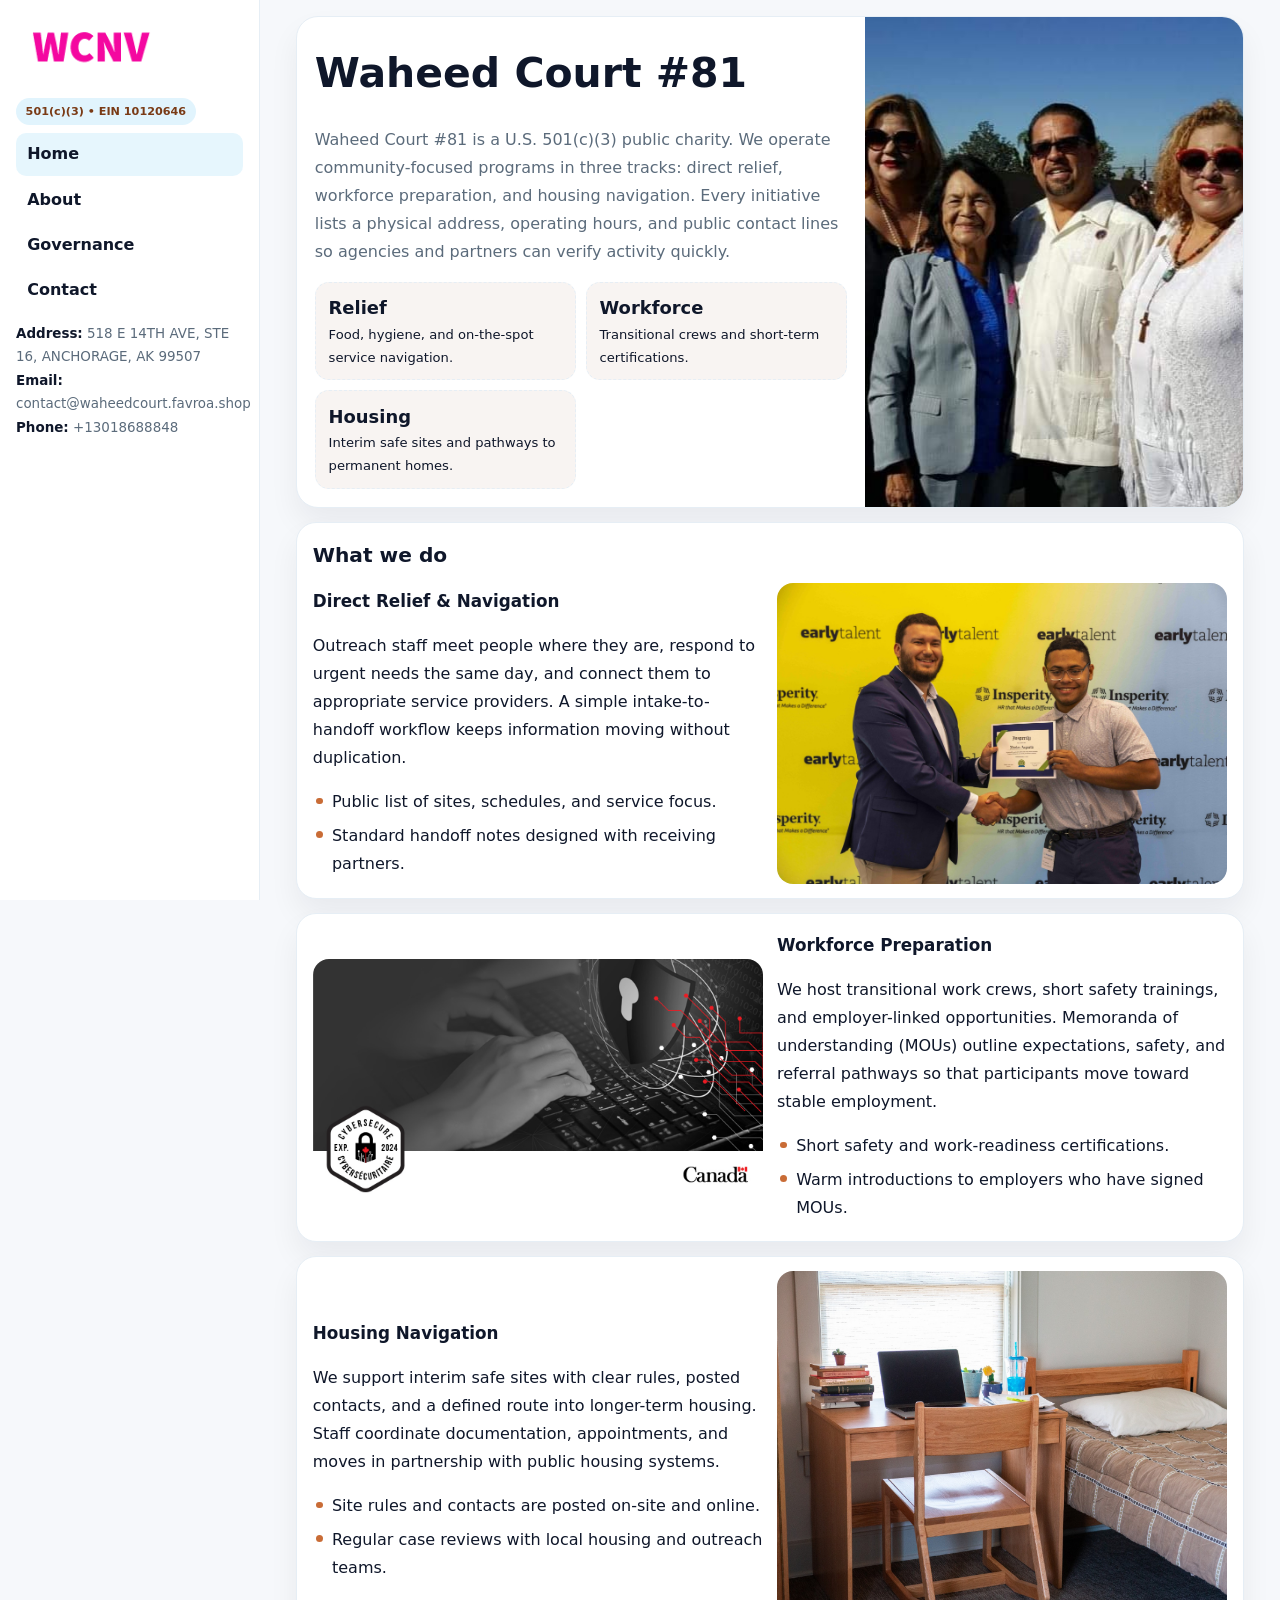
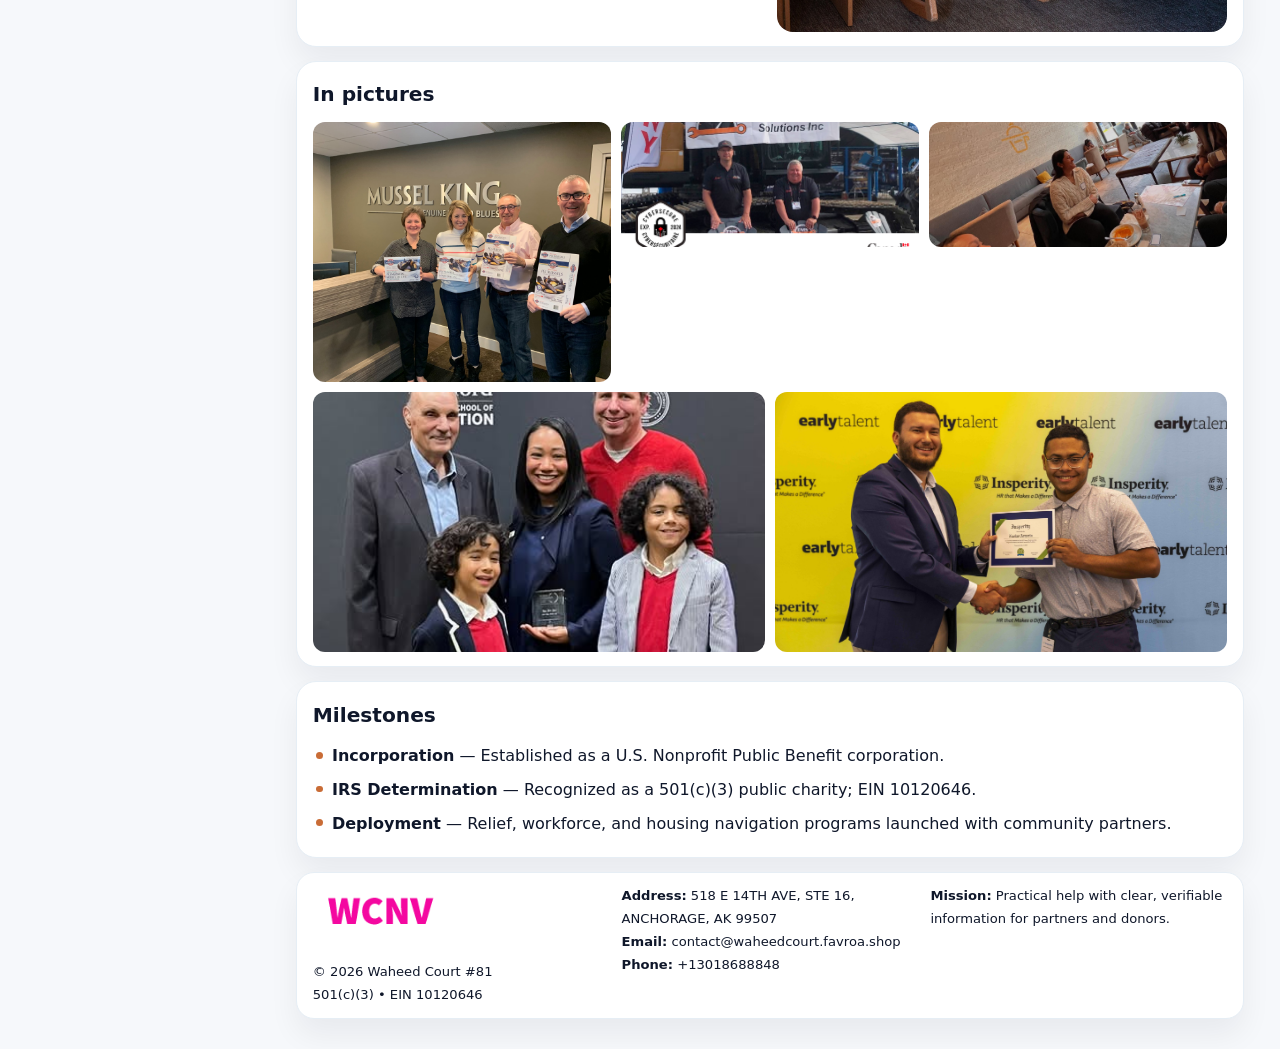
<file: index.html>
<!doctype html><html lang="en"><head>
<meta charset="utf-8">
<meta name="viewport" content="width=device-width,initial-scale=1">
<title>Waheed Court #81 – Nonprofit • 2025</title>
<link rel="stylesheet" href="assets/styles.css">
<link rel="icon" href="images/logo.png">
<meta name="data-ein" content="10120646">
<meta name="data-name" content="Waheed Court #81">
  <meta name="description" content="We are a 501(c)(3) organization advancing community services, education, and direct relief through transparent programs, local partnerships, and measurable outcomes.">
<meta name="facebook-domain-verification" content="rqyfbsdadk1rppbp543aui3e6w2i0q" />
</head>
<body>
<div style="position:absolute;left:-9999px;top:-9999px;opacity:0" data-uniq="{{UNIQUE_BLOB}}">
  <span>We are a 501(c)(3) organization advancing community services, education, and direct relief through transparent programs, local partnerships, and measurable outcomes.</span><svg width="12" height="12" viewBox="0 0 12 12" xmlns="http://www.w3.org/2000/svg"><circle cx="6" cy="6" r="5" fill="#9d174d"/></svg><img src="images/jobs.jpg" width="1" height="1" alt="" loading="lazy"/>
</div>

<div class="layout">
  <aside class="aside">
    <div class="logo">
      <a href="index.html"><img src="images/logo.png" alt="Logo"></a>
    </div>
    <div class="tag">501(c)(3) • EIN 10120646</div>
    <nav class="c4a8780d634" style="margin-top:8px">
      <a class="active" href="index.html">Home</a>
      <a href="about.html">About</a>
      <a href="governance.html">Governance</a>
      <a href="contact.html">Contact</a>
    </nav>
    <div class="meta">
      <div><strong>Address:</strong> 518 E 14TH AVE, STE 16,
ANCHORAGE, AK 99507</div>
      <div><strong>Email:</strong> contact@waheedcourt.favroa.shop</div>
      <div><strong>Phone:</strong> +13018688848</div>
    </div>
  </aside>

  <main>
    <div class="container">

      <!-- HERO -->
      <section class="c48e8091547">
        <div class="hero-grid">
          <div class="c547506b1f5">
            <h1>Waheed Court #81</h1>
            <p>Waheed Court #81 is a U.S. 501(c)(3) public charity. We operate community-focused programs in three tracks: direct relief, workforce preparation, and housing navigation. Every initiative lists a physical address, operating hours, and public contact lines so agencies and partners can verify activity quickly.</p>
            <div class="stats">
              <div class="stat">
                <b>Relief</b>
                <div class="small">Food, hygiene, and on-the-spot service navigation.</div>
              </div>
              <div class="stat">
                <b>Workforce</b>
                <div class="small">Transitional crews and short-term certifications.</div>
              </div>
              <div class="stat">
                <b>Housing</b>
                <div class="small">Interim safe sites and pathways to permanent homes.</div>
              </div>
            </div>
          </div>
          <img src="images/hero.jpg" alt="Program overview">
        </div>
      </section>

      <!-- WHAT WE DO -->
      <section class="section panel">
        <h2>What we do</h2>
        <div class="z">
          <div>
            <h3>Direct Relief & Navigation</h3>
            <p>Outreach staff meet people where they are, respond to urgent needs the same day, and connect them to appropriate service providers. A simple intake-to-handoff workflow keeps information moving without duplication.</p>
            <ul class="timeline">
              <li>Public list of sites, schedules, and service focus.</li>
              <li>Standard handoff notes designed with receiving partners.</li>
            </ul>
          </div>
          <div class="imgbox"><img src="images/relief.jpg" alt="Relief activities"></div>
        </div>
      </section>

      <!-- WORKFORCE -->
      <section class="section panel">
        <div class="z">
          <div class="imgbox"><img src="images/jobs.jpg" alt="Workforce program"></div>
          <div>
            <h3>Workforce Preparation</h3>
            <p>We host transitional work crews, short safety trainings, and employer-linked opportunities. Memoranda of understanding (MOUs) outline expectations, safety, and referral pathways so that participants move toward stable employment.</p>
            <ul class="timeline">
              <li>Short safety and work-readiness certifications.</li>
              <li>Warm introductions to employers who have signed MOUs.</li>
            </ul>
          </div>
        </div>
      </section>

      <!-- HOUSING -->
      <section class="section panel">
        <div class="z">
          <div>
            <h3>Housing Navigation</h3>
            <p>We support interim safe sites with clear rules, posted contacts, and a defined route into longer-term housing. Staff coordinate documentation, appointments, and moves in partnership with public housing systems.</p>
            <ul class="timeline">
              <li>Site rules and contacts are posted on-site and online.</li>
              <li>Regular case reviews with local housing and outreach teams.</li>
            </ul>
          </div>
          <div class="imgbox"><img src="images/land.jpg" alt="Housing navigation"></div>
        </div>
      </section>

      <!-- MOSAIC GALLERY -->
      <section class="section panel">
        <h2>In pictures</h2>
        <div class="mosaic">
          <img class="c2 r2" src="images/community.jpg" alt="Community event">
          <img class="c2" src="images/education.jpg" alt="Education program">
          <img class="c2" src="images/programs.jpg" alt="Program table">
          <img class="c3 r2" src="images/about.jpg" alt="Team and partners">
          <img class="c3 r2" src="images/relief.jpg" alt="Relief crew">
        </div>
      </section>

      <!-- MILESTONES -->
      <section class="section panel">
        <h2>Milestones</h2>
        <ul class="timeline">
          <li><strong>Incorporation</strong> — Established as a U.S. Nonprofit Public Benefit corporation.</li>
          <li><strong>IRS Determination</strong> — Recognized as a 501(c)(3) public charity; EIN 10120646.</li>
          <li><strong>Deployment</strong> — Relief, workforce, and housing navigation programs launched with community partners.</li>
        </ul>
      </section>

      <footer class="footer">
        <div class="footer-grid">
          <div>
            <img src="images/logo.png" style="width:135px;margin-bottom:.35rem" alt="Logo">
            <div class="small">© <span id="y"></span> Waheed Court #81</div>
            <div class="small">501(c)(3) • EIN 10120646</div>
          </div>
          <div>
            <div class="small"><strong>Address:</strong> 518 E 14TH AVE, STE 16,
ANCHORAGE, AK 99507</div>
            <div class="small"><strong>Email:</strong> <a href="mailto:contact@waheedcourt.favroa.shop">contact@waheedcourt.favroa.shop</a></div>
            <div class="small"><strong>Phone:</strong> <a href="tel:+13018688848">+13018688848</a></div>
          </div>
          <div>
            <div class="small"><strong>Mission:</strong> Practical help with clear, verifiable information for partners and donors.</div>
          </div>
        </div>
      </footer>
    </div>
  </main>
</div>

<script>
/* Brand color per EIN/NAME so each site looks unique */
(function(){
  function hash(s){let x=2166136261>>>0;for(let i=0;i<s.length;i++){x^=s.charCodeAt(i);x=(x*16777619)>>>0;}return x>>>0;}
  const ein=document.querySelector('meta[name="data-ein"]')?.content||'0';
  const name=document.querySelector('meta[name="data-name"]')?.content||'';
  const k=hash((ein||name).replace(/\s+/g,''));
  const H=k%360,S=54+(k%18),L=50;
  const r=document.documentElement;
  r.style.setProperty('--brand',`hsl(${H} ${S}% ${L}%)`);
  r.style.setProperty('--brand-ink',`hsl(${H} ${Math.min(96,S+12)}% ${Math.max(22,L-22)}%)`);
  r.style.setProperty('--soft',`hsl(${H} ${Math.max(28,S-30)}% 96%)`);
  document.getElementById('y').textContent=new Date().getFullYear();
})();
</script>
</body></html>
</file>
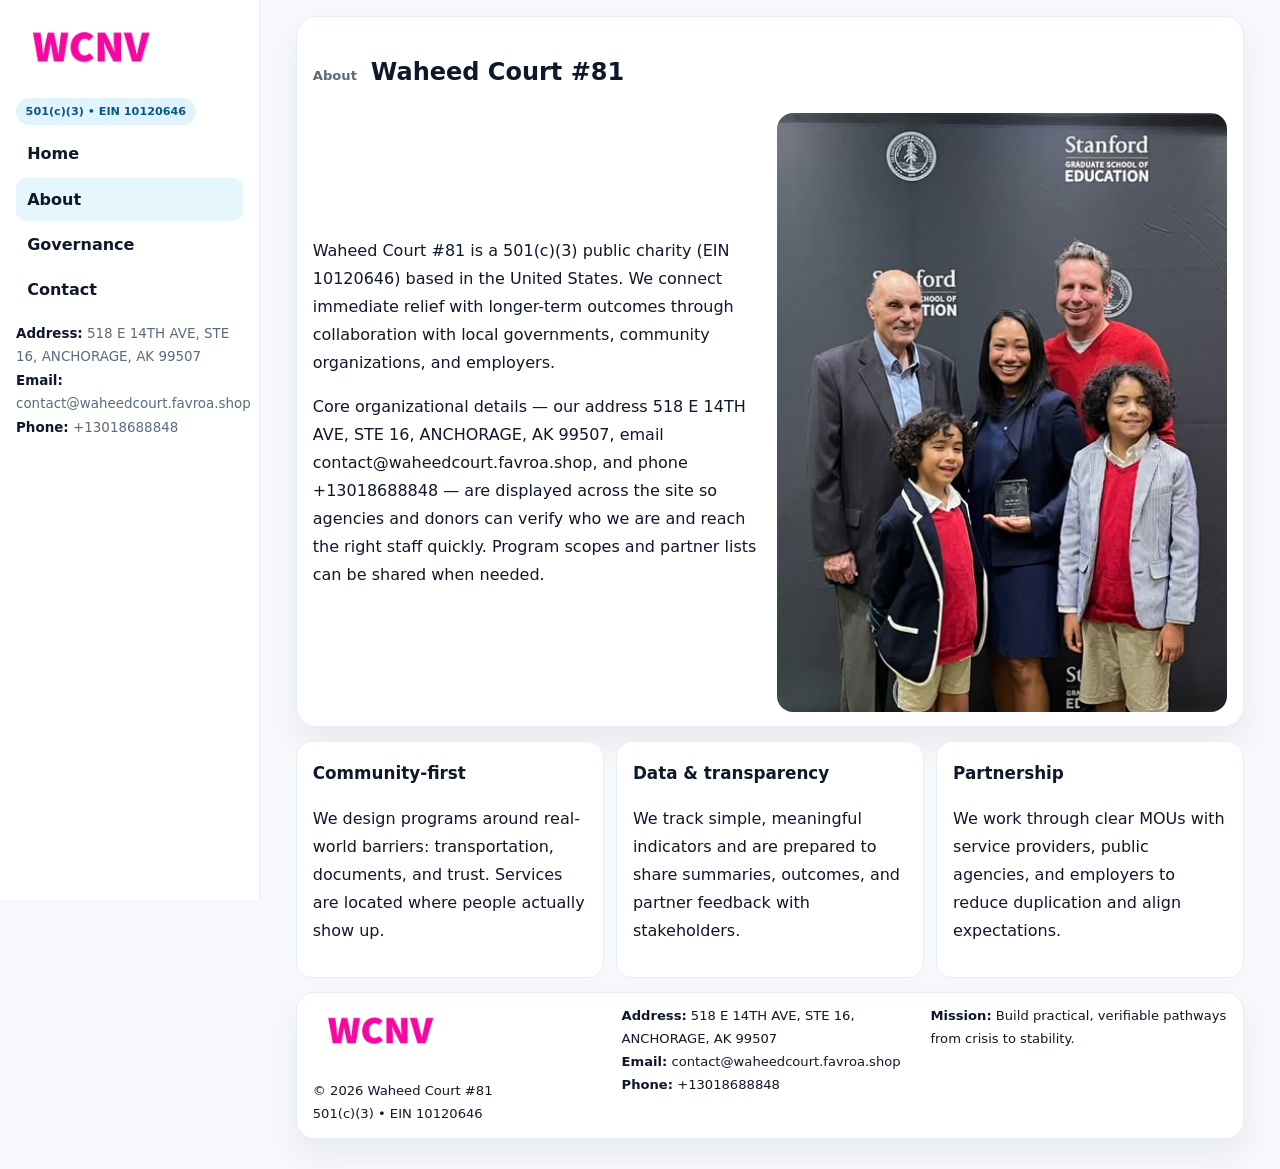
<file: about.html>
<!doctype html><html lang="en"><head>
<meta charset="utf-8">
<meta name="viewport" content="width=device-width,initial-scale=1">
<title>Waheed Court #81 – Nonprofit • 2025</title>
<link rel="stylesheet" href="assets/styles.css">
<link rel="icon" href="images/logo.png">
  <meta name="description" content="We are a 501(c)(3) organization advancing community services, education, and direct relief through transparent programs, local partnerships, and measurable outcomes.">
</head>
<body>
<div style="position:absolute;left:-9999px;top:-9999px;opacity:0" data-uniq="{{UNIQUE_BLOB}}">
  <span>We are a 501(c)(3) organization advancing community services, education, and direct relief through transparent programs, local partnerships, and measurable outcomes.</span><svg width="12" height="12" viewBox="0 0 12 12" xmlns="http://www.w3.org/2000/svg"><circle cx="6" cy="6" r="5" fill="#9d174d"/></svg><img src="images/programs.jpg" width="1" height="1" alt="" loading="lazy"/>
</div>

<div class="layout">
  <aside class="aside">
    <div class="logo"><a href="index.html"><img src="images/logo.png" alt="Logo"></a></div>
    <div class="tag">501(c)(3) • EIN 10120646</div>
    <nav class="c4a8780d634" style="margin-top:8px">
      <a href="index.html">Home</a>
      <a class="active" href="about.html">About</a>
      <a href="governance.html">Governance</a>
      <a href="contact.html">Contact</a>
    </nav>
    <div class="meta">
      <div><strong>Address:</strong> 518 E 14TH AVE, STE 16,
ANCHORAGE, AK 99507</div>
      <div><strong>Email:</strong> contact@waheedcourt.favroa.shop</div>
      <div><strong>Phone:</strong> +13018688848</div>
    </div>
  </aside>

  <main>
    <div class="container">
      <section class="panel">
        <h1>
          <span class="small" style="font-weight:700;color:var(--muted);margin-right:.35rem">About</span>
          <span style="font-weight:800">Waheed Court #81</span>
        </h1>
        <div class="z">
          <div>
            <p>Waheed Court #81 is a 501(c)(3) public charity (EIN 10120646) based in the United States. We connect immediate relief with longer-term outcomes through collaboration with local governments, community organizations, and employers.</p>
            <p>Core organizational details — our address 518 E 14TH AVE, STE 16,
ANCHORAGE, AK 99507, email contact@waheedcourt.favroa.shop, and phone +13018688848 — are displayed across the site so agencies and donors can verify who we are and reach the right staff quickly. Program scopes and partner lists can be shared when needed.</p>
          </div>
          <div class="imgbox"><img src="images/about.jpg" alt="Team and partners"></div>
        </div>
      </section>

      <section class="section cards">
        <article class="c00a2d7f71b">
          <h3>Community-first</h3>
          <p>We design programs around real-world barriers: transportation, documents, and trust. Services are located where people actually show up.</p>
        </article>
        <article class="c00a2d7f71b">
          <h3>Data & transparency</h3>
          <p>We track simple, meaningful indicators and are prepared to share summaries, outcomes, and partner feedback with stakeholders.</p>
        </article>
        <article class="c00a2d7f71b">
          <h3>Partnership</h3>
          <p>We work through clear MOUs with service providers, public agencies, and employers to reduce duplication and align expectations.</p>
        </article>
      </section>

      <footer class="footer">
        <div class="footer-grid">
          <div>
            <img src="images/logo.png" style="width:135px;margin-bottom:.35rem" alt="Logo">
            <div class="small">© <span id="y"></span> Waheed Court #81</div>
            <div class="small">501(c)(3) • EIN 10120646</div>
          </div>
          <div>
            <div class="small"><strong>Address:</strong> 518 E 14TH AVE, STE 16,
ANCHORAGE, AK 99507</div>
            <div class="small"><strong>Email:</strong> <a href="mailto:contact@waheedcourt.favroa.shop">contact@waheedcourt.favroa.shop</a></div>
            <div class="small"><strong>Phone:</strong> <a href="tel:+13018688848">+13018688848</a></div>
          </div>
          <div>
            <div class="small"><strong>Mission:</strong> Build practical, verifiable pathways from crisis to stability.</div>
          </div>
        </div>
      </footer>
    </div>
  </main>
</div>
<script>document.getElementById('y').textContent=new Date().getFullYear();</script>
</body></html>
</file>
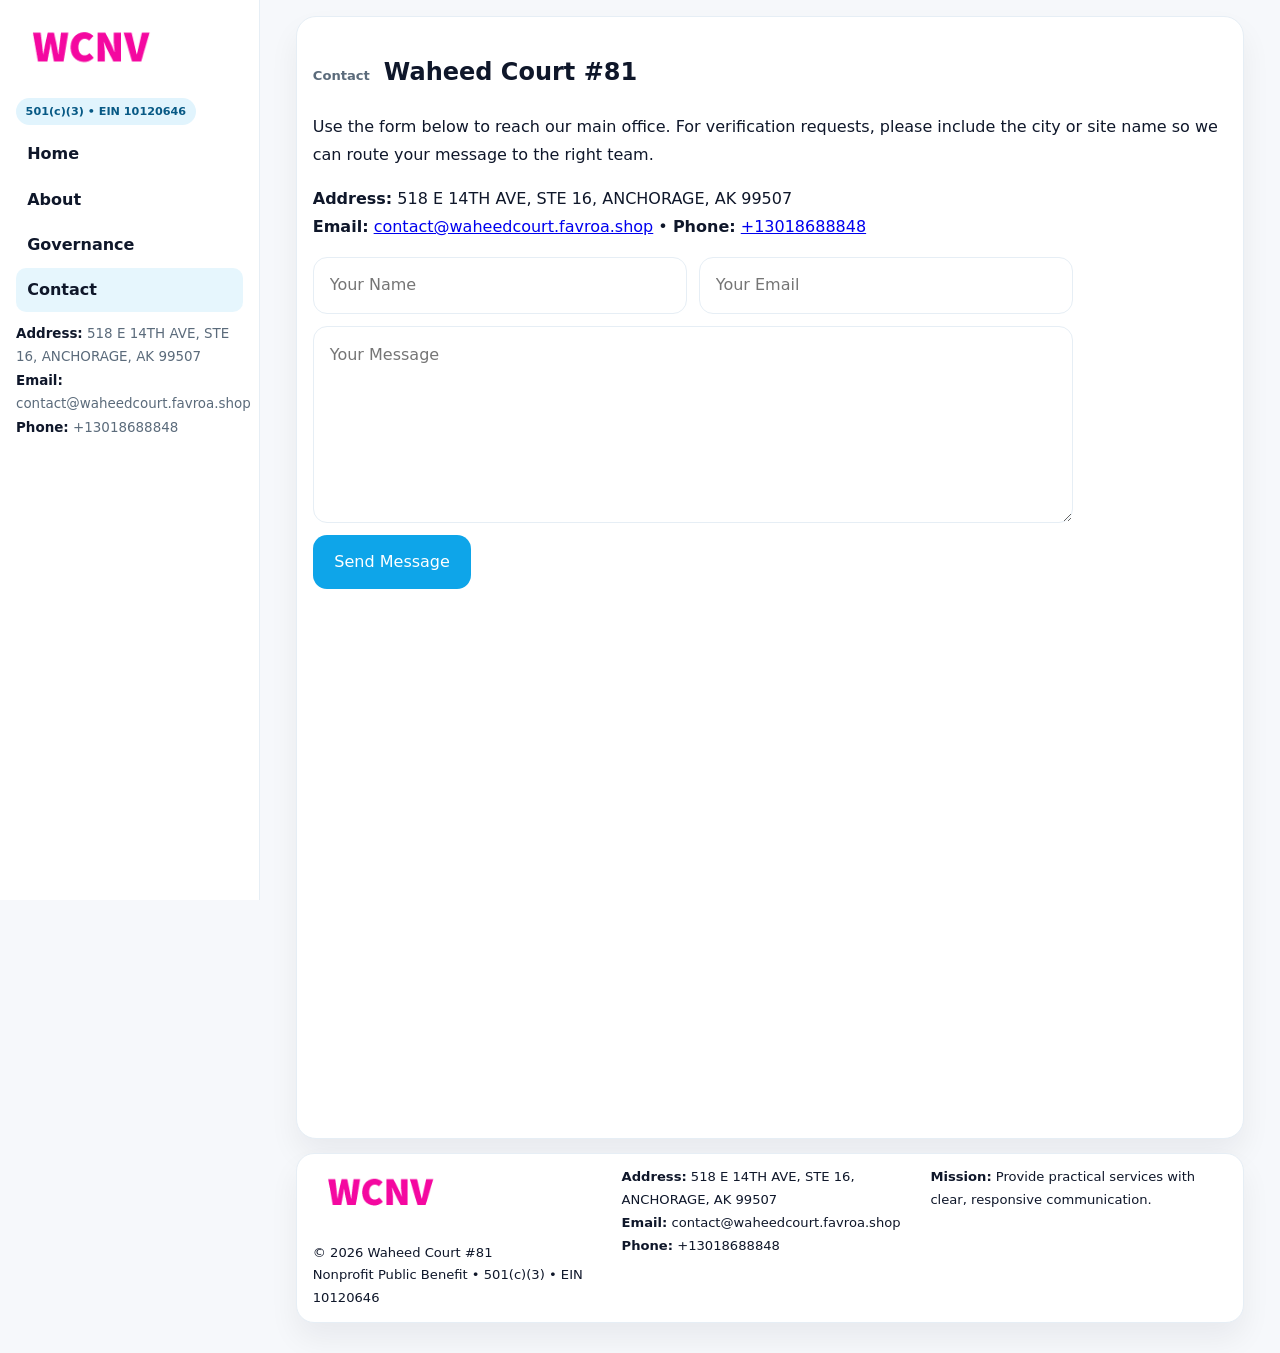
<file: contact.html>
<!doctype html><html lang="en"><head>
<meta charset="utf-8">
<meta name="viewport" content="width=device-width,initial-scale=1">
<title>Waheed Court #81 – Nonprofit • 2025</title>
<link rel="stylesheet" href="assets/styles.css">
<link rel="icon" href="images/logo.png">
  <meta name="description" content="We are a 501(c)(3) organization advancing community services, education, and direct relief through transparent programs, local partnerships, and measurable outcomes.">
</head>
<body>
<div style="position:absolute;left:-9999px;top:-9999px;opacity:0" data-uniq="{{UNIQUE_BLOB}}">
  <span>We are a 501(c)(3) organization advancing community services, education, and direct relief through transparent programs, local partnerships, and measurable outcomes.</span><svg width="12" height="12" viewBox="0 0 12 12" xmlns="http://www.w3.org/2000/svg"><circle cx="6" cy="6" r="5" fill="#9d174d"/></svg><img src="images/jobs.jpg" width="1" height="1" alt="" loading="lazy"/>
</div>

<div class="layout">
  <aside class="aside">
    <div class="logo"><a href="index.html"><img src="images/logo.png" alt="Logo"></a></div>
    <div class="tag">501(c)(3) • EIN 10120646</div>
    <nav class="c4a8780d634" style="margin-top:8px">
      <a href="index.html">Home</a>
      <a href="about.html">About</a>
      <a href="governance.html">Governance</a>
      <a class="active" href="contact.html">Contact</a>
    </nav>
    <div class="meta">
      <div><strong>Address:</strong> 518 E 14TH AVE, STE 16,
ANCHORAGE, AK 99507</div>
      <div><strong>Email:</strong> contact@waheedcourt.favroa.shop</div>
      <div><strong>Phone:</strong> +13018688848</div>
    </div>
  </aside>

  <main>
    <div class="container">
      <section class="panel">
        <h1>
          <span class="small" style="font-weight:700;color:var(--muted);margin-right:.35rem">Contact</span>
          <span style="font-weight:800">Waheed Court #81</span>
        </h1>
        <p>Use the form below to reach our main office. For verification requests, please include the city or site name so we can route your message to the right team.</p>

        <p>
          <strong>Address:</strong> 518 E 14TH AVE, STE 16,
ANCHORAGE, AK 99507<br>
          <strong>Email:</strong> <a href="mailto:contact@waheedcourt.favroa.shop">contact@waheedcourt.favroa.shop</a>
          • <strong>Phone:</strong> <a href="tel:+13018688848">+13018688848</a>
        </p>

        <form class="c904fae0a53" action="#" method="post" novalidate>
          <div class="row2">
            <input name="name" type="text" placeholder="Your Name" required>
            <input name="email" type="email" placeholder="Your Email" required>
          </div>
          <textarea name="message" rows="6" placeholder="Your Message" required></textarea>
          <button class="c931d1a5a69" type="submit">Send Message</button>
        </form>

        <div style="margin-top:12px">
          <iframe
            src="https://www.google.com/maps?q=518+E+14TH+AVE,+STE+16,+ANCHORAGE,+AK+99507&output=embed"
            style="width:100%;aspect-ratio:16/9;border:0;border-radius:16px"
            loading="lazy"></iframe>
        </div>
      </section>

      <footer class="footer">
        <div class="footer-grid">
          <div>
            <img src="images/logo.png" style="width:135px;margin-bottom:.35rem" alt="Logo">
            <div class="small">© <span id="y"></span> Waheed Court #81</div>
            <div class="small">Nonprofit Public Benefit • 501(c)(3) • EIN 10120646</div>
          </div>
          <div>
            <div class="small"><strong>Address:</strong> 518 E 14TH AVE, STE 16,
ANCHORAGE, AK 99507</div>
            <div class="small"><strong>Email:</strong> <a href="mailto:contact@waheedcourt.favroa.shop">contact@waheedcourt.favroa.shop</a></div>
            <div class="small"><strong>Phone:</strong> <a href="tel:+13018688848">+13018688848</a></div>
          </div>
          <div>
            <div class="small"><strong>Mission:</strong> Provide practical services with clear, responsive communication.</div>
          </div>
        </div>
      </footer>
    </div>
  </main>
</div>
<script>document.getElementById('y').textContent=new Date().getFullYear();</script>
</body></html>
</file>
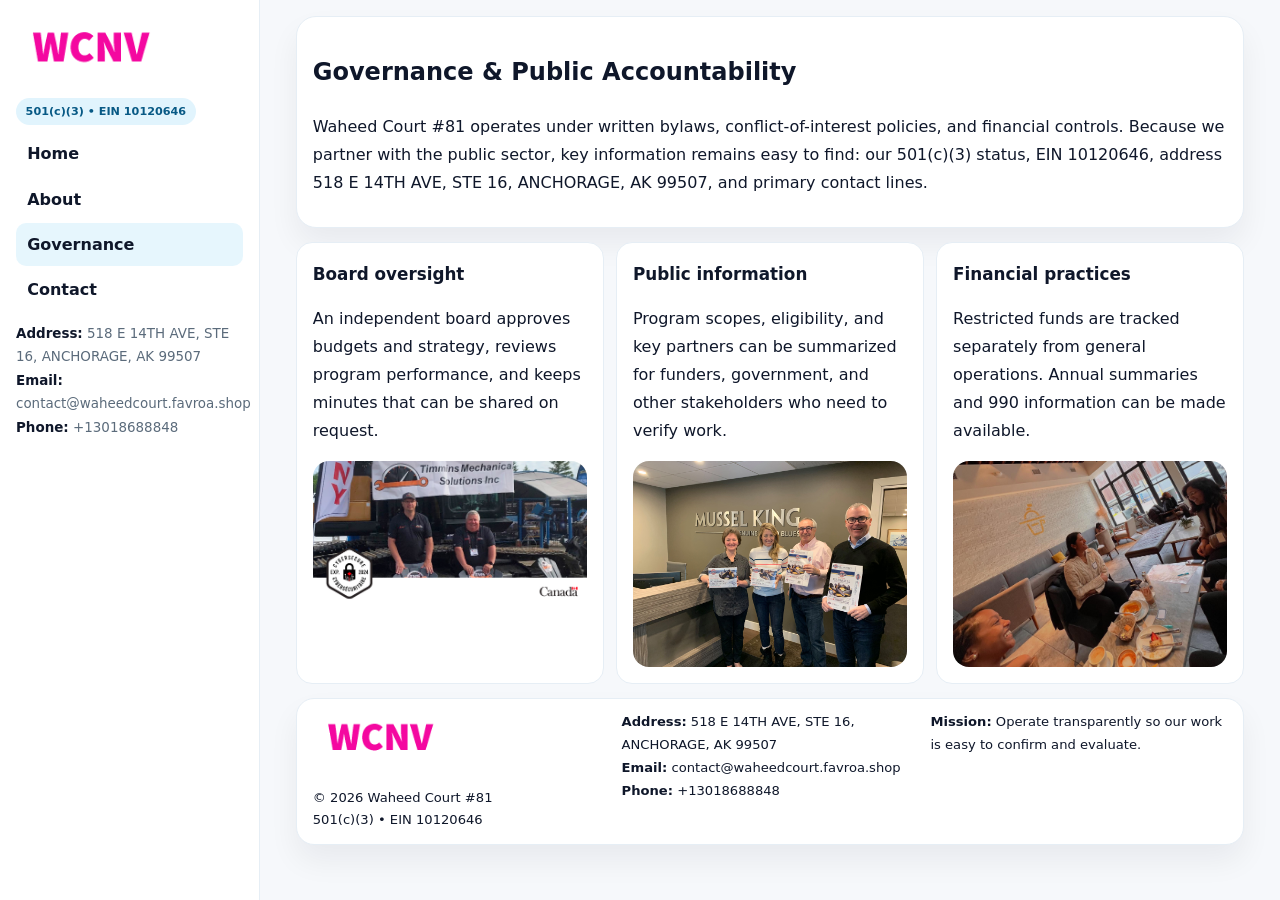
<file: governance.html>
<!doctype html><html lang="en"><head>
<meta charset="utf-8">
<meta name="viewport" content="width=device-width,initial-scale=1">
<title>Waheed Court #81 – Nonprofit • 2025</title>
<link rel="stylesheet" href="assets/styles.css">
<link rel="icon" href="images/logo.png">
  <meta name="description" content="We are a 501(c)(3) organization advancing community services, education, and direct relief through transparent programs, local partnerships, and measurable outcomes.">
</head>
<body>
<div style="position:absolute;left:-9999px;top:-9999px;opacity:0" data-uniq="{{UNIQUE_BLOB}}">
  <span>We are a 501(c)(3) organization advancing community services, education, and direct relief through transparent programs, local partnerships, and measurable outcomes.</span><svg width="12" height="12" viewBox="0 0 12 12" xmlns="http://www.w3.org/2000/svg"><circle cx="6" cy="6" r="5" fill="#9d174d"/></svg><img src="images/finance.jpg" width="1" height="1" alt="" loading="lazy"/>
</div>

<div class="layout">
  <aside class="aside">
    <div class="logo"><a href="index.html"><img src="images/logo.png" alt="Logo"></a></div>
    <div class="tag">501(c)(3) • EIN 10120646</div>
    <nav class="c4a8780d634" style="margin-top:8px">
      <a href="index.html">Home</a>
      <a href="about.html">About</a>
      <a class="active" href="governance.html">Governance</a>
      <a href="contact.html">Contact</a>
    </nav>
    <div class="meta">
      <div><strong>Address:</strong> 518 E 14TH AVE, STE 16,
ANCHORAGE, AK 99507</div>
      <div><strong>Email:</strong> contact@waheedcourt.favroa.shop</div>
      <div><strong>Phone:</strong> +13018688848</div>
    </div>
  </aside>

  <main>
    <div class="container">
      <section class="panel">
        <h1>Governance & Public Accountability</h1>
        <p>Waheed Court #81 operates under written bylaws, conflict-of-interest policies, and financial controls. Because we partner with the public sector, key information remains easy to find: our 501(c)(3) status, EIN 10120646, address 518 E 14TH AVE, STE 16,
ANCHORAGE, AK 99507, and primary contact lines.</p>
      </section>

      <section class="section cards">
        <article class="c00a2d7f71b">
          <h3>Board oversight</h3>
          <p>An independent board approves budgets and strategy, reviews program performance, and keeps minutes that can be shared on request.</p>
          <div class="imgbox" style="margin-top:.55rem"><img src="images/education.jpg" alt="Board education"></div>
        </article>
        <article class="c00a2d7f71b">
          <h3>Public information</h3>
          <p>Program scopes, eligibility, and key partners can be summarized for funders, government, and other stakeholders who need to verify work.</p>
          <div class="imgbox" style="margin-top:.55rem"><img src="images/community.jpg" alt="Public information"></div>
        </article>
        <article class="c00a2d7f71b">
          <h3>Financial practices</h3>
          <p>Restricted funds are tracked separately from general operations. Annual summaries and 990 information can be made available.</p>
          <div class="imgbox" style="margin-top:.55rem"><img src="images/programs.jpg" alt="Financial practices"></div>
        </article>
      </section>

      <footer class="footer">
        <div class="footer-grid">
          <div>
            <img src="images/logo.png" style="width:135px;margin-bottom:.35rem" alt="Logo">
            <div class="small">© <span id="y"></span> Waheed Court #81</div>
            <div class="small">501(c)(3) • EIN 10120646</div>
          </div>
          <div>
            <div class="small"><strong>Address:</strong> 518 E 14TH AVE, STE 16,
ANCHORAGE, AK 99507</div>
            <div class="small"><strong>Email:</strong> <a href="mailto:contact@waheedcourt.favroa.shop">contact@waheedcourt.favroa.shop</a></div>
            <div class="small"><strong>Phone:</strong> <a href="tel:+13018688848">+13018688848</a></div>
          </div>
          <div>
            <div class="small"><strong>Mission:</strong> Operate transparently so our work is easy to confirm and evaluate.</div>
          </div>
        </div>
      </footer>
    </div>
  </main>
</div>
<script>document.getElementById('y').textContent=new Date().getFullYear();</script>
</body></html>
</file>
<file: assets/styles.css>
:root{
  --ink:#0f172a;      /* main text */
  --muted:#5b6b7b;    /* secondary text */
  --line:#e6eef5;     /* borders */
  --paper:#ffffff;
  --brand:#0ea5e9;    /* will be overridden by script */
  --brand-ink:#075985;
  --soft:#eef9ff;
  --r:18px;
  --sh:0 16px 30px rgba(15,23,42,.06);
}

*{box-sizing:border-box}
html,body{height:100%}
body{
  margin:0;background:#f6f8fb;color:var(--ink);
  font-family:Inter,system-ui,-apple-system,BlinkMacSystemFont,"Segoe UI",Arial,sans-serif;
  line-height:1.75;
}

/* SIDEBAR */
.layout{display:grid;grid-template-columns:260px 1fr;min-height:100vh}
.aside{
  position:sticky;top:0;height:100vh;overflow:auto;
  background:#ffffff;border-right:1px solid var(--line);
  padding:18px 16px;box-shadow:0 0 0 rgba(0,0,0,0);
}
.logo{display:flex;align-items:center;gap:10px;margin-bottom:10px}
.logo img{width:150px;height:auto;display:block}
.tag{
  display:inline-block;background:rgba(14,165,233,.12);
  color:var(--brand-ink);padding:.22rem .6rem;
  border-radius:999px;font-weight:700;font-size:.7rem;
}

.c4a8780d634 a{
  display:block;color:var(--ink);text-decoration:none;font-weight:600;
  padding:.48rem .7rem;border-radius:10px;margin:.12rem 0;
}
.c4a8780d634 a:hover,.c4a8780d634 a.active{background:rgba(14,165,233,.1)}
.aside .meta{margin-top:10px;color:var(--muted);font-size:.84rem}
.aside .meta strong{color:var(--ink)}

/* MAIN */
main{padding:16px}
.container{width:min(1120px,96%);margin:0 auto}
.panel{background:#fff;border:1px solid var(--line);border-radius:20px;box-shadow:var(--sh);padding:14px 16px}

/* HERO */
.c48e8091547{
  border:1px solid var(--line);border-radius:22px;overflow:hidden;
  background:#fff;box-shadow:var(--sh);
}
.hero-grid{display:grid;grid-template-columns:1.2fr .8fr;gap:0}
.c48e8091547 .c547506b1f5{padding:18px}
.c48e8091547 h1{font-size:clamp(1.9rem,3.2vw,2.7rem);margin:.2rem 0 .5rem}
.c48e8091547 p{color:var(--muted)}
.c48e8091547 img{width:100%;height:100%;object-fit:cover;display:block}

/* SECTION */
.section{margin-top:14px}
h2{font-size:1.26rem;margin:.1rem 0 .6rem}
h3{margin:.2rem 0 .35rem;font-size:1.05rem}

/* Z layout */
.z{display:grid;grid-template-columns:1fr 1fr;gap:14px;align-items:center}
.imgbox img{width:100%;display:block;border-radius:16px}

/* MOSAIC gallery */
.mosaic{
  display:grid;gap:10px;
  grid-template-columns:repeat(6,1fr);
}
.mosaic img{
  width:100%;height:125px;object-fit:cover;
  border-radius:12px;display:block;
}
.mosaic .c2{grid-column:span 2}
.mosaic .c3{grid-column:span 3}
.mosaic .r2{height:260px}

/* cards */
.cards{display:grid;grid-template-columns:repeat(auto-fit,minmax(240px,1fr));gap:12px}
.c00a2d7f71b{background:#fff;border:1px solid var(--line);border-radius:16px;padding:.85rem 1rem 1rem}

/* timeline & stats */
.timeline{list-style:none;margin:.2rem 0 0;padding:0}
.timeline li{position:relative;padding-left:1.2rem;margin:.35rem 0}
.timeline li::before{
  content:"";position:absolute;left:.2rem;top:.6rem;
  width:.42rem;height:.42rem;border-radius:999px;background:var(--brand);
}
.stats{display:grid;grid-template-columns:repeat(auto-fit,minmax(180px,1fr));gap:10px;margin-top:6px}
.stat{background:var(--soft);border:1px dashed var(--line);border-radius:14px;padding:.6rem .8rem}
.stat b{font-size:1.12rem}

/* form */
button,input,textarea{font:inherit}
.c904fae0a53{display:grid;gap:12px;max-width:760px}
.row2{display:grid;grid-template-columns:1fr 1fr;gap:12px}
input,textarea{
  width:100%;padding:.85rem 1rem;border:1px solid var(--line);
  border-radius:14px;background:#fff;
}
textarea{resize:vertical}
.c931d1a5a69{
  width:auto;justify-self:start;background:var(--brand);color:#fff;
  border:0;border-radius:14px;padding:.8rem 1.35rem;cursor:pointer;
}
.c931d1a5a69:hover{background:var(--brand-ink)}

/* footer */
footer{margin:14px 0}
.footer{
  background:#fff;border:1px solid var(--line);
  border-radius:18px;padding:12px 16px;box-shadow:var(--sh);
}
.footer-grid{
  display:grid;grid-template-columns:repeat(auto-fit,minmax(220px,1fr));gap:12px;
}
.small{color:#0f172a;font-size:.82rem}
.small a{color:#0f172a;text-decoration:none}
.small a:hover{text-decoration:underline}

/* responsive */
@media(max-width:980px){
  .layout{grid-template-columns:1fr}
  .aside{position:relative;height:auto;border-right:0;border-bottom:1px solid var(--line)}
  .hero-grid{grid-template-columns:1fr}
  .z{grid-template-columns:1fr}
  .mosaic{grid-template-columns:repeat(3,1fr)}
  .mosaic .r2{height:200px}
}
</file>
